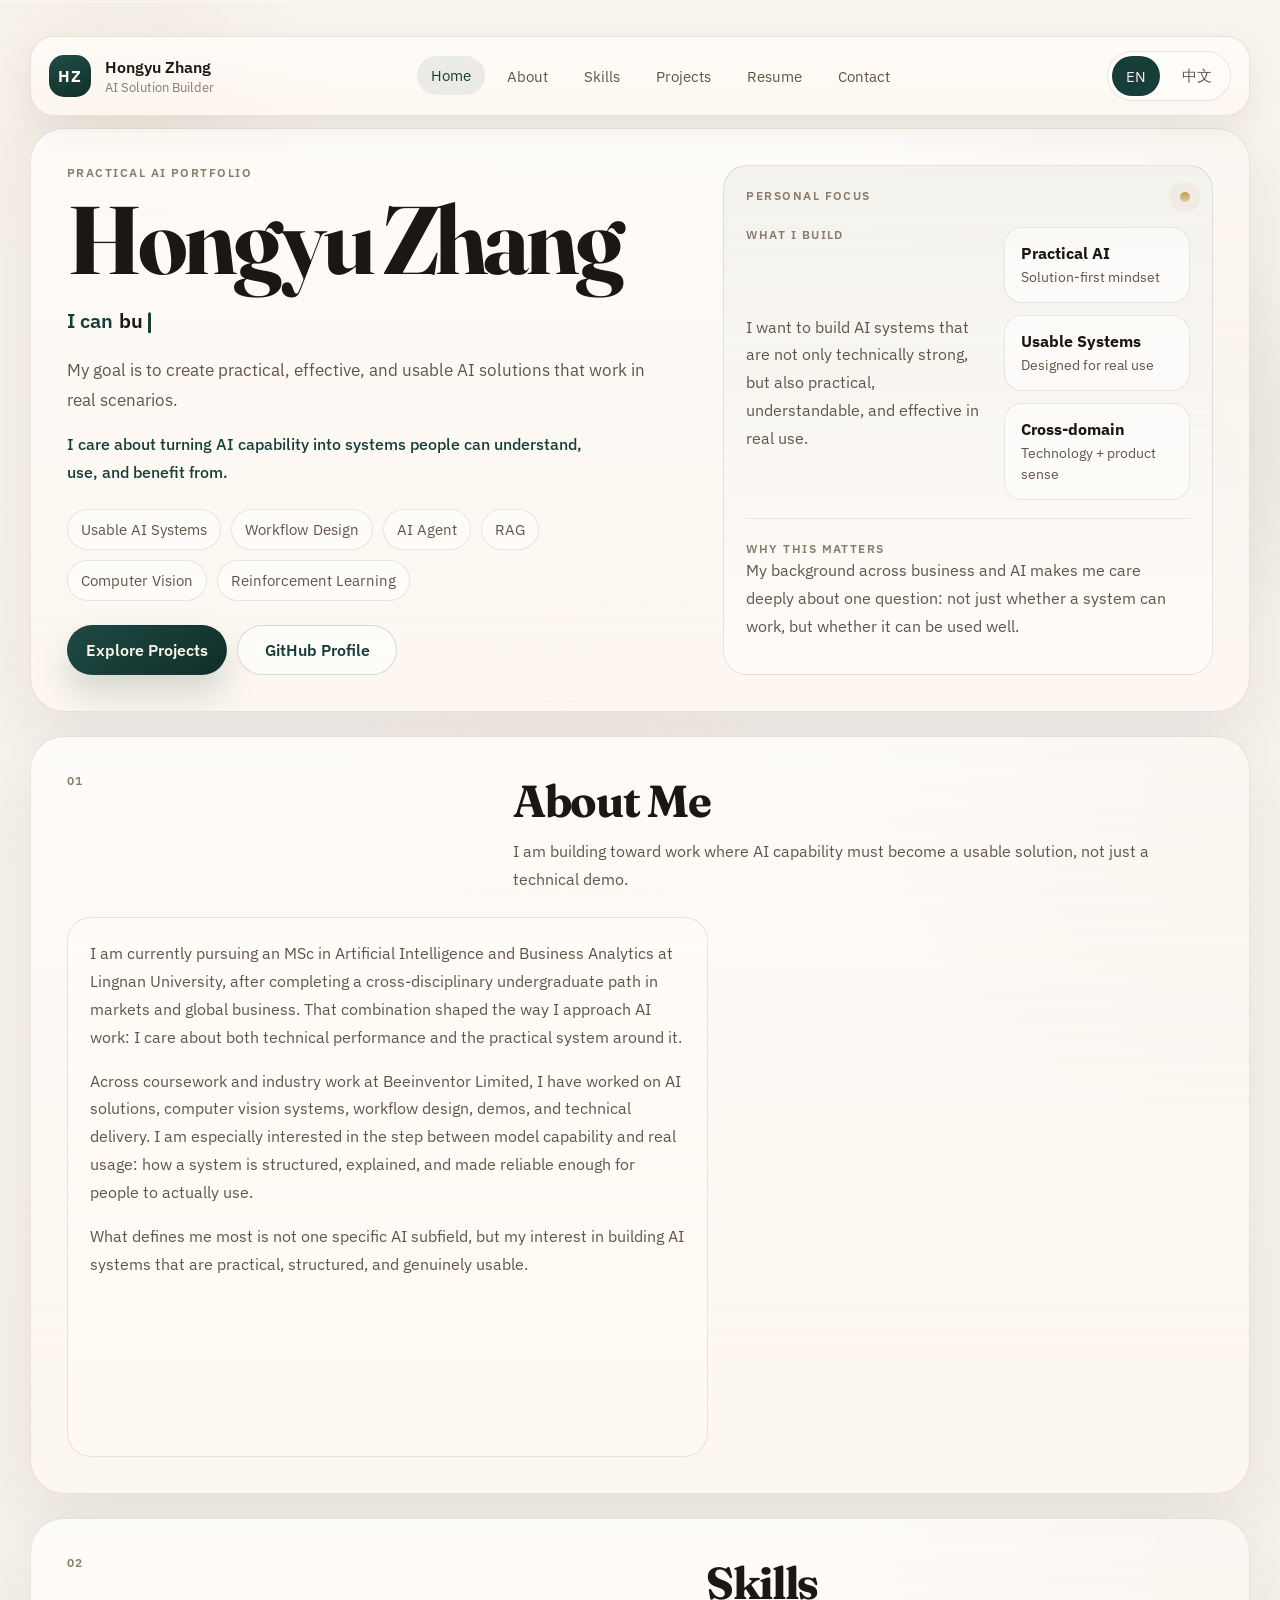
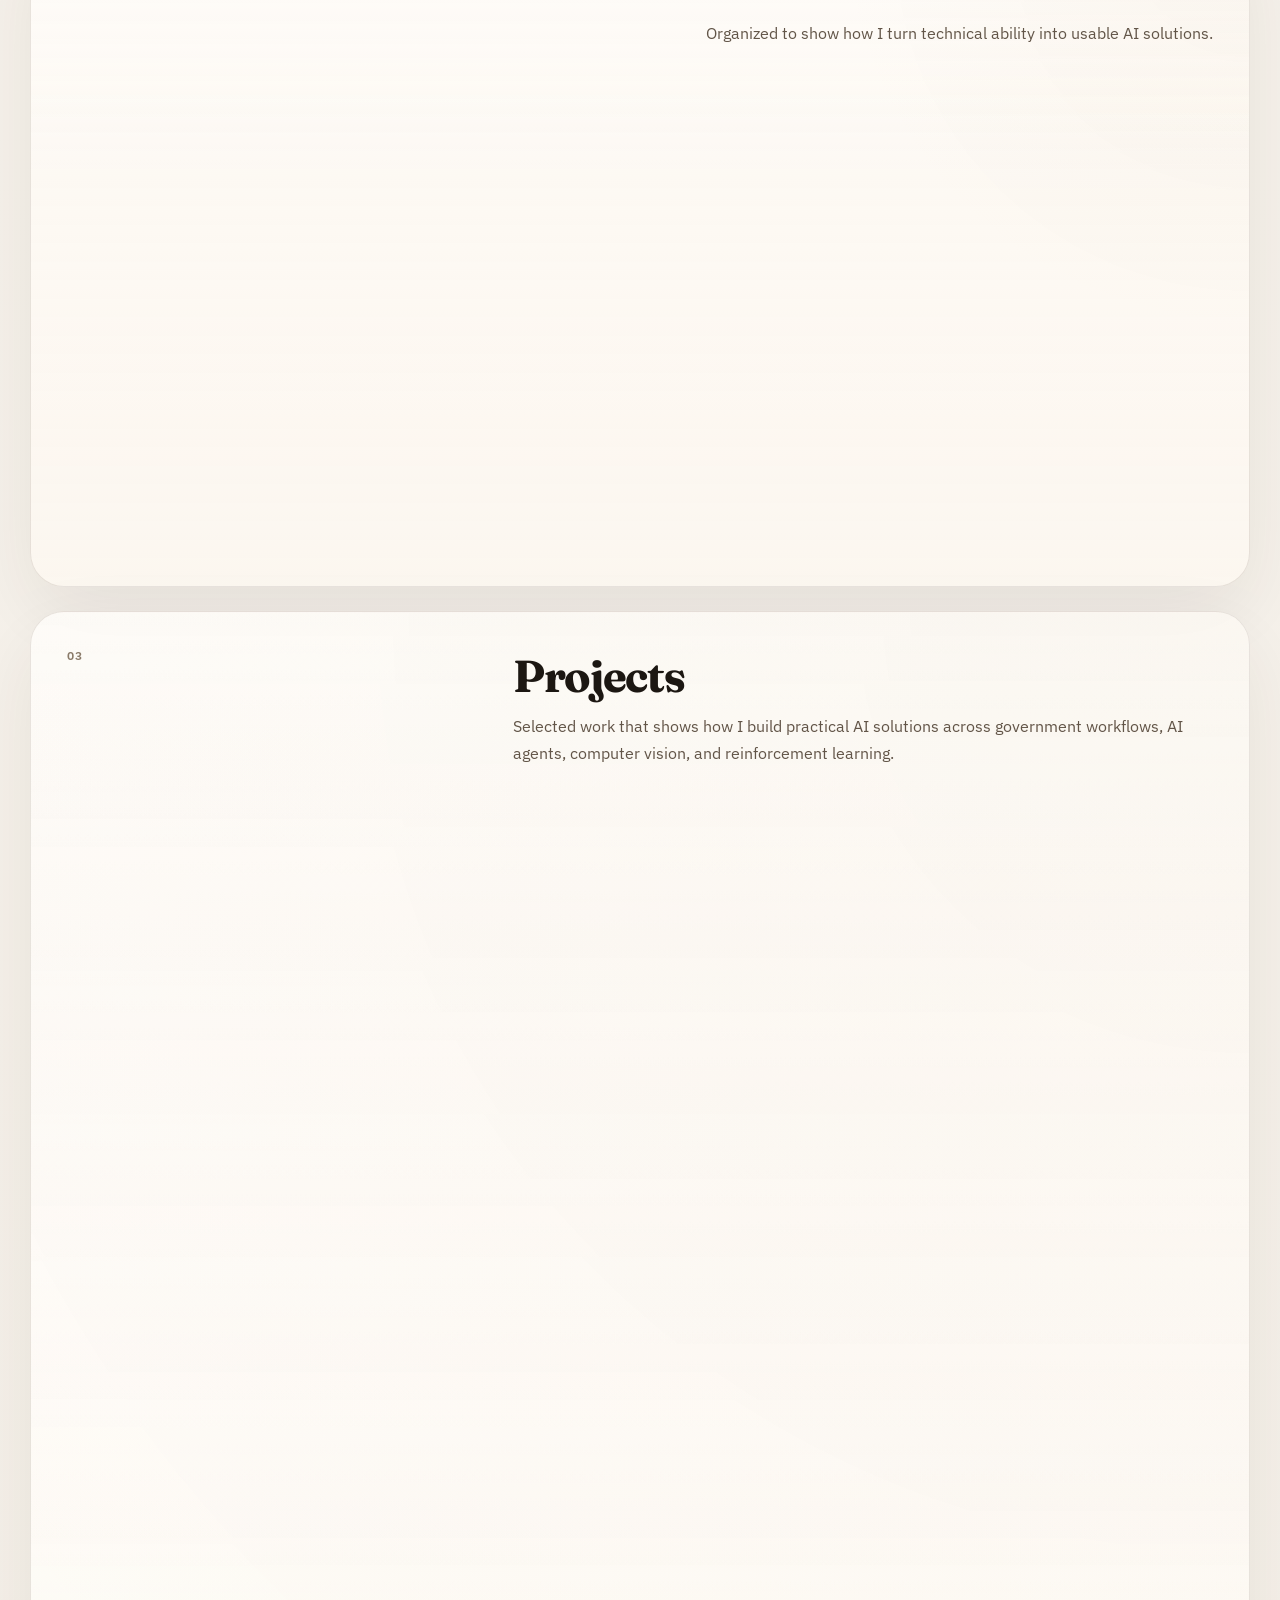
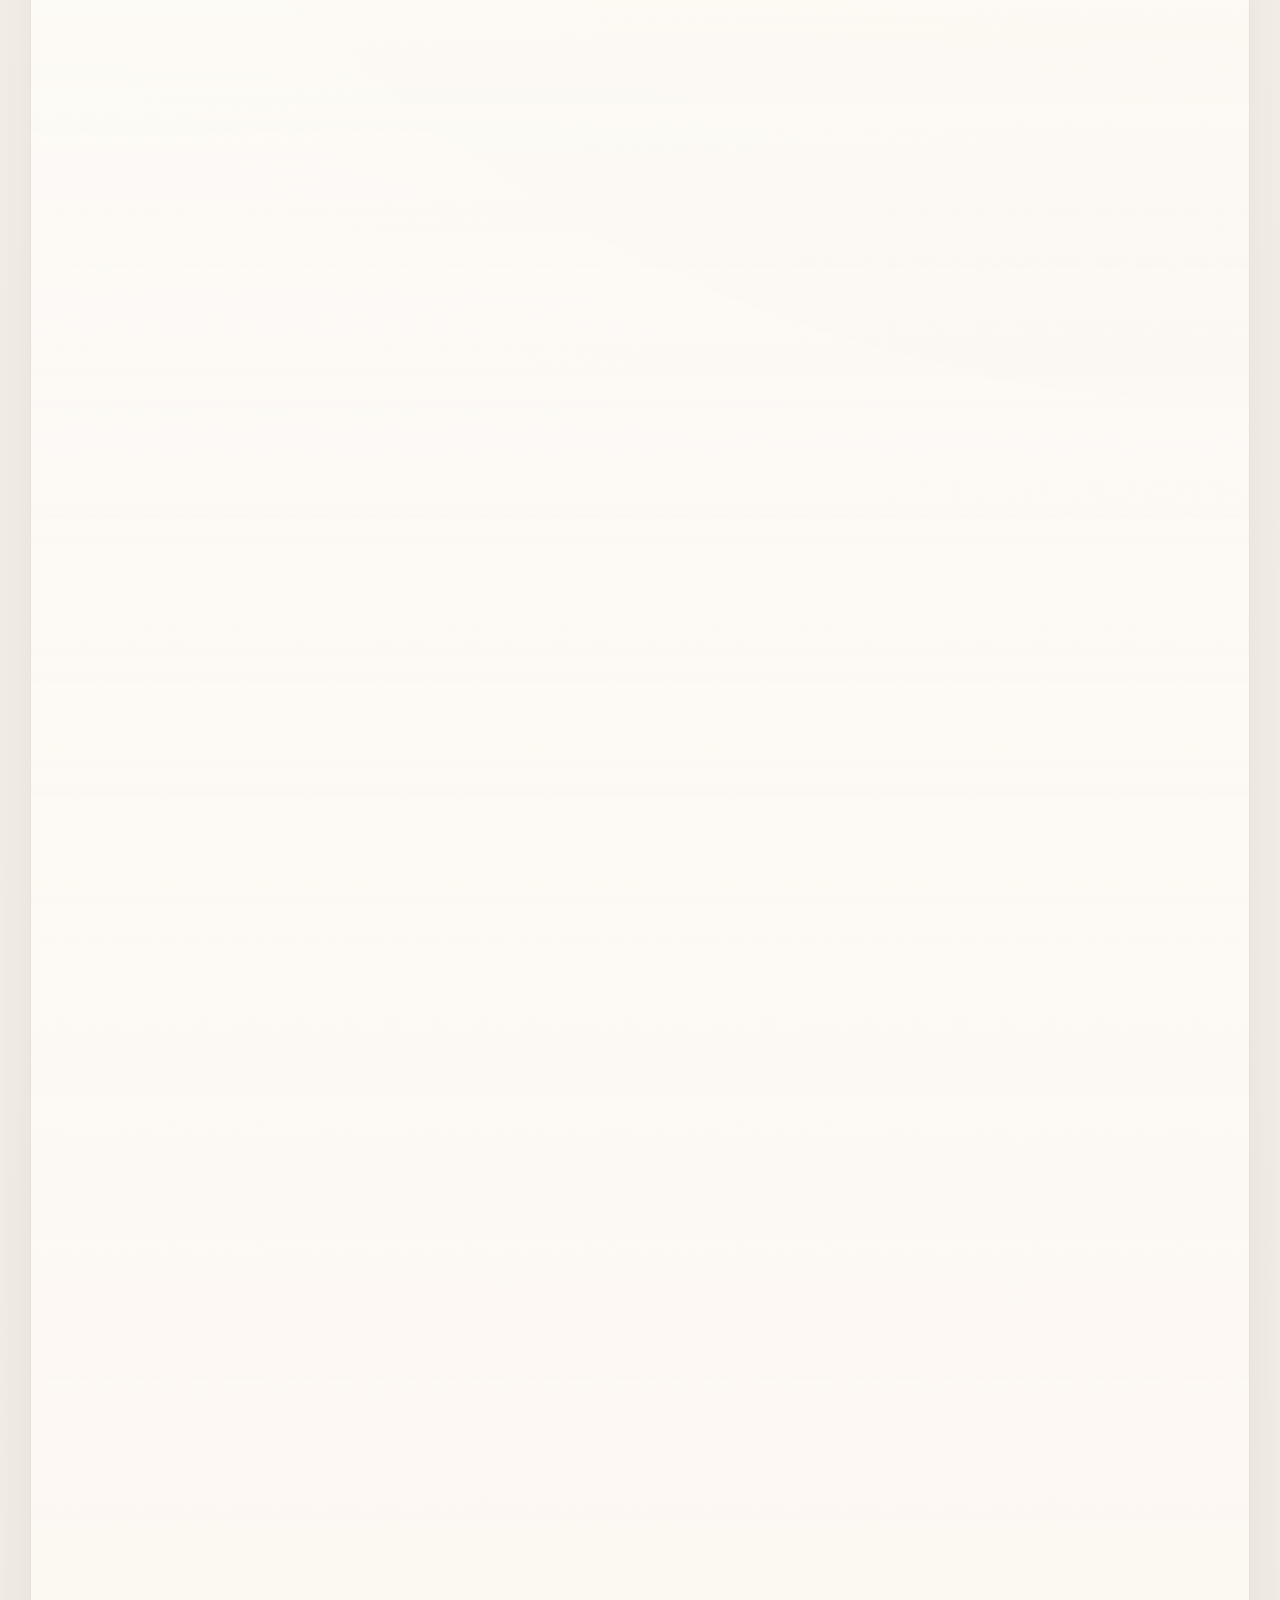
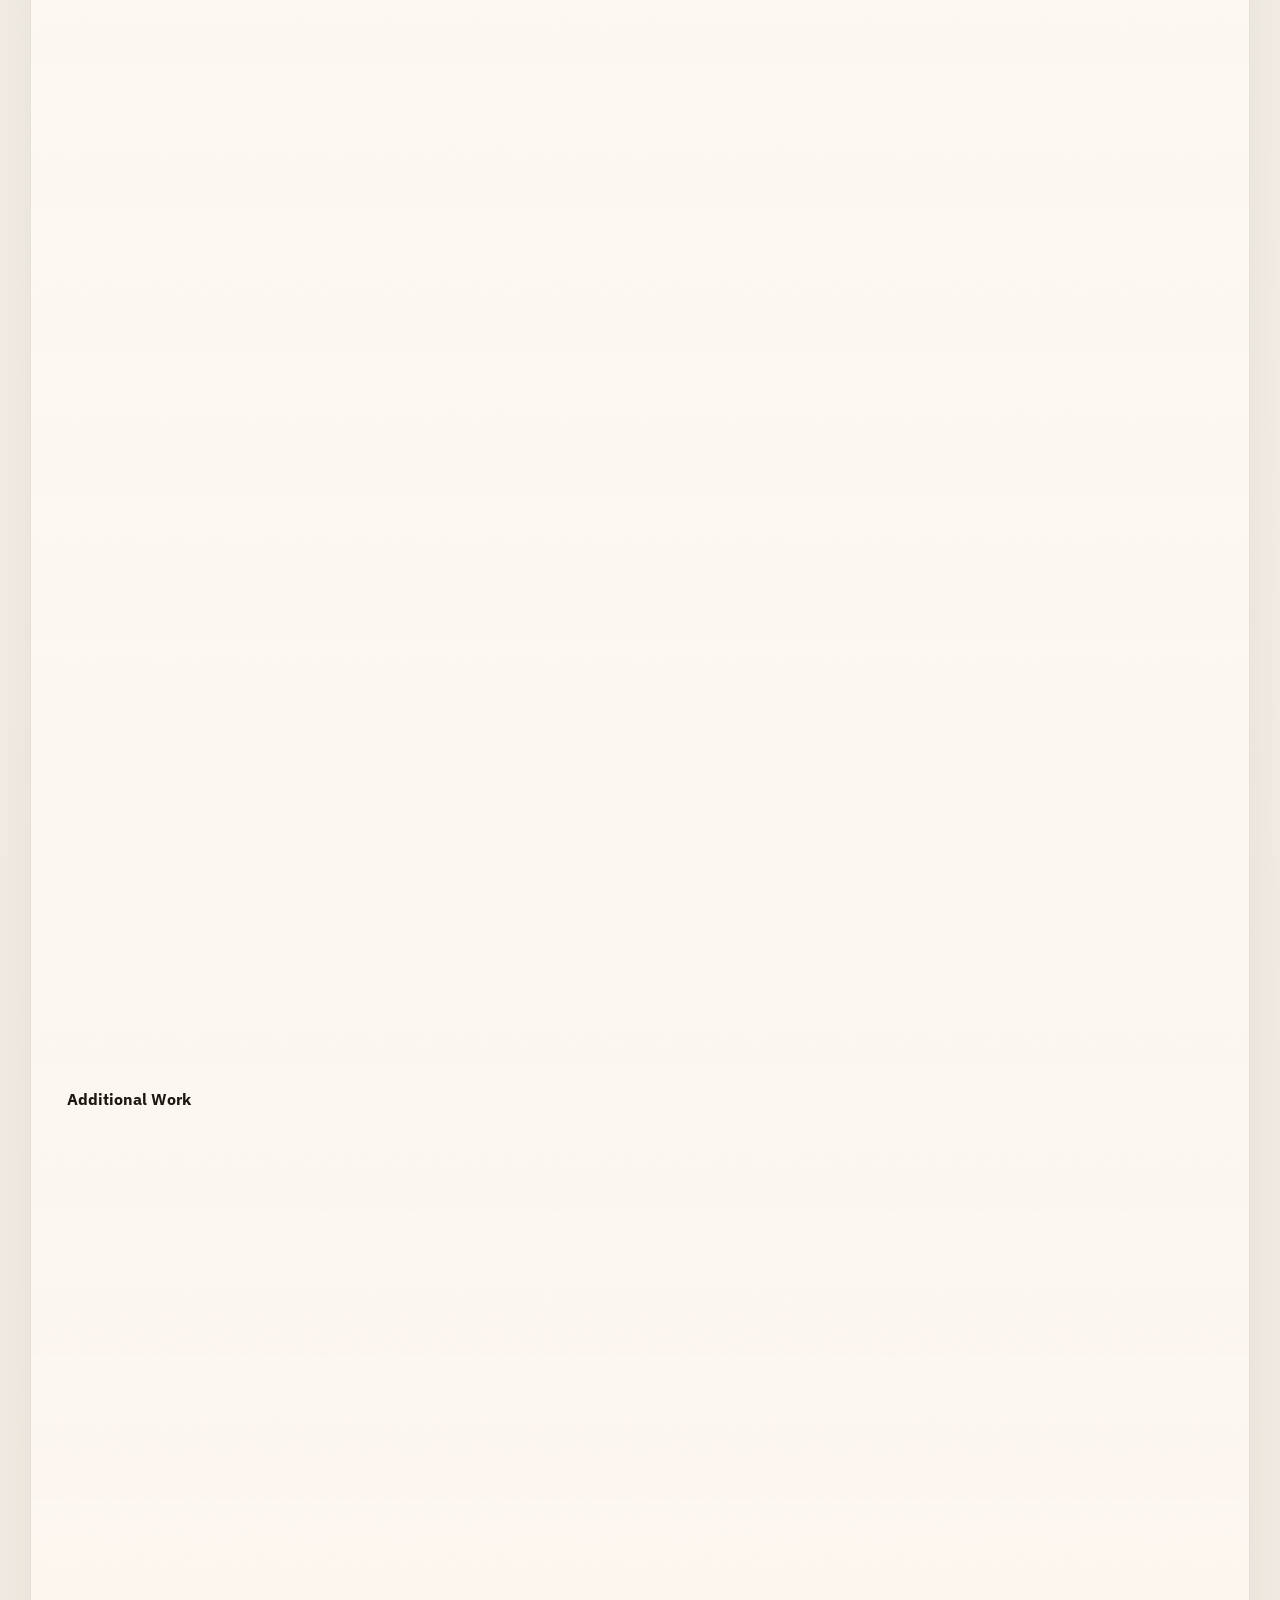
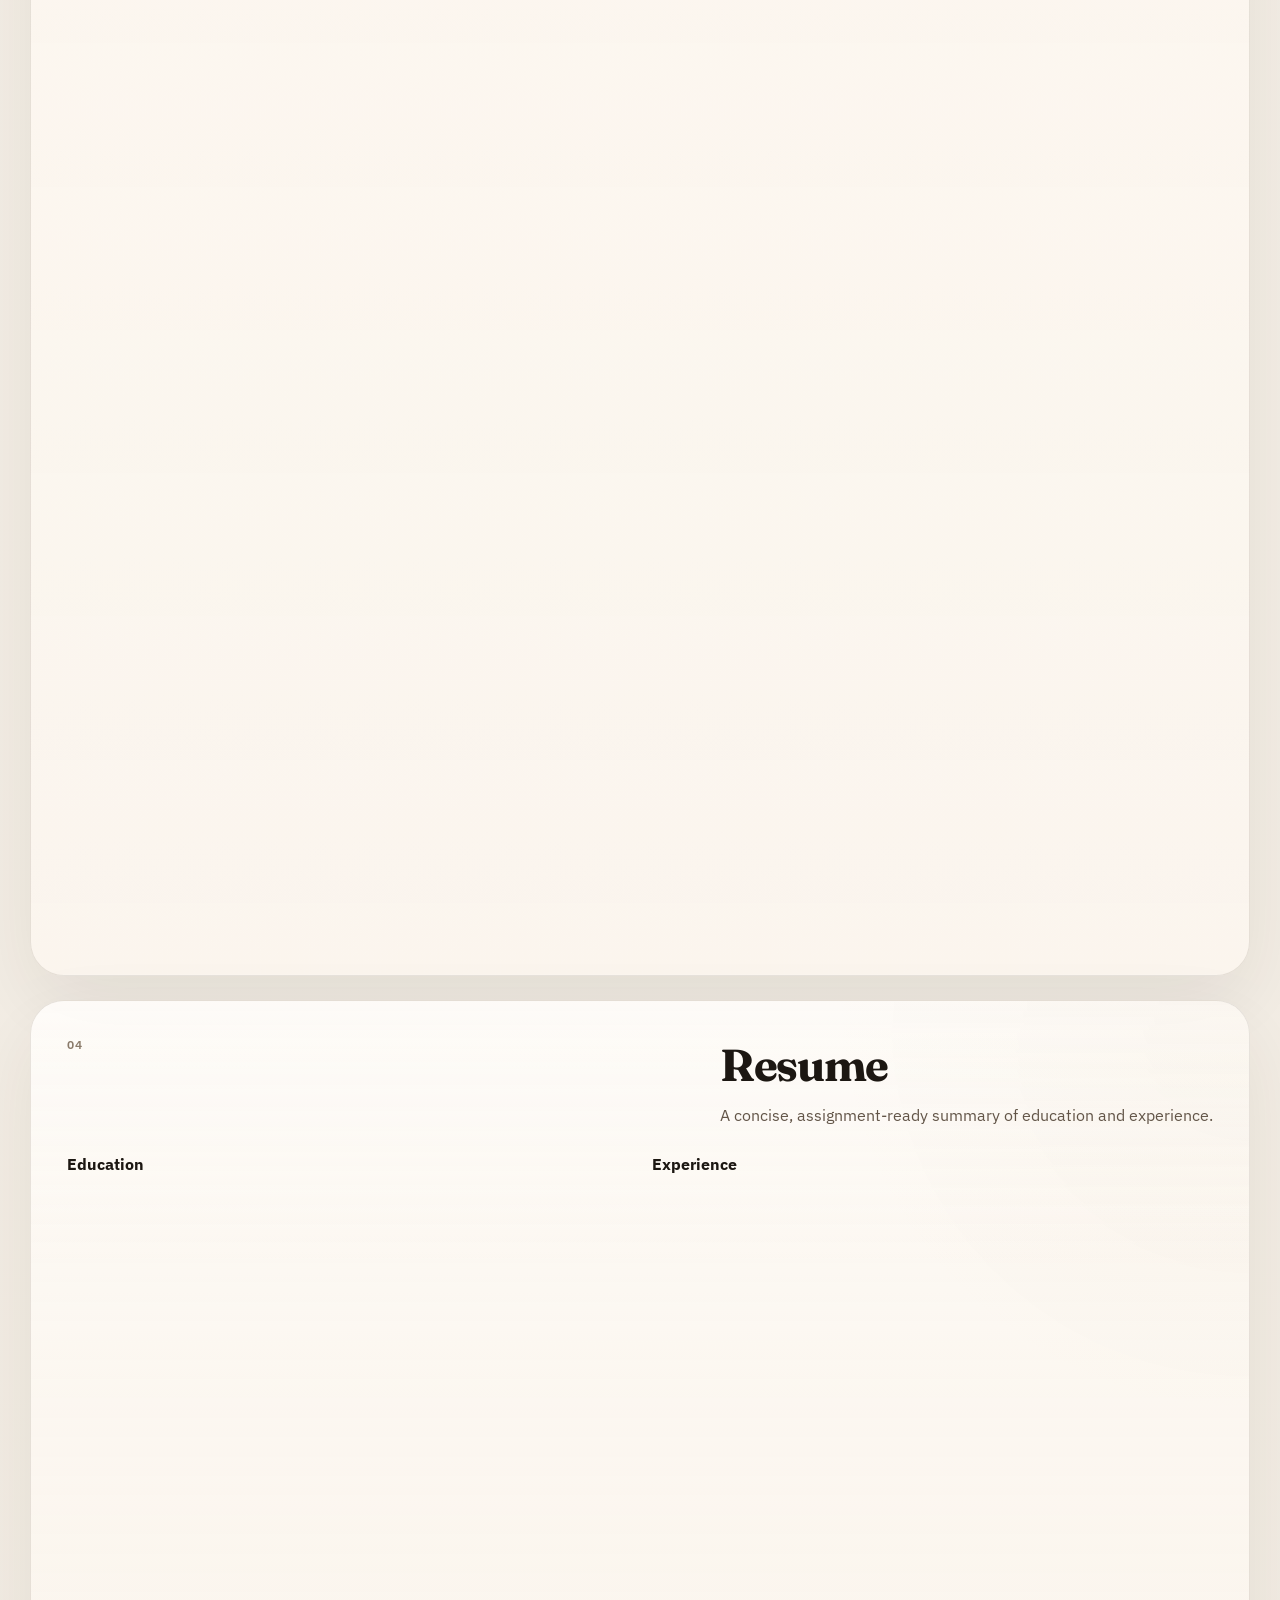
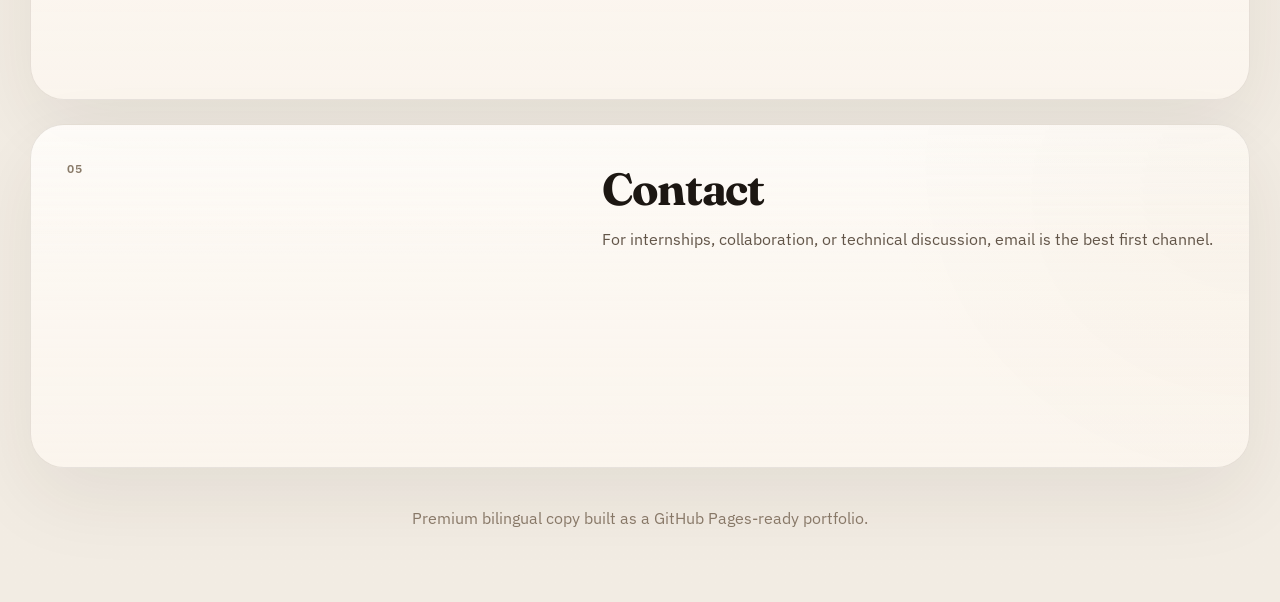
<file: index.html>
<!DOCTYPE html>
<html lang="en">
<head>
  <meta charset="UTF-8">
  <meta name="viewport" content="width=device-width, initial-scale=1.0">
  <meta name="description" content="Premium portfolio copy for Hongyu Zhang, focused on building practical, effective, and usable AI solutions across workflow systems, computer vision, and reinforcement learning.">
  <title>Hongyu Zhang | AI Solution Builder</title>
  <link rel="preconnect" href="https://fonts.googleapis.com">
  <link rel="preconnect" href="https://fonts.gstatic.com" crossorigin>
  <link href="https://fonts.googleapis.com/css2?family=Fraunces:opsz,wght@9..144,500;9..144,600&family=IBM+Plex+Sans:wght@400;500;600;700&display=swap" rel="stylesheet">
  <link rel="stylesheet" href="styles.css">
</head>
<body>
  <div class="ambient-shell" aria-hidden="true">
    <div class="ambient-orb orb-a"></div>
    <div class="ambient-orb orb-b"></div>
    <div class="ambient-orb orb-c"></div>
    <div class="ambient-grid"></div>
  </div>
  <div class="scroll-progress" aria-hidden="true">
    <span id="scroll-progress-bar"></span>
  </div>

  <div class="page-shell">
    <header class="topbar interactive-panel" data-glow>
      <a class="brand" href="#home">
        <span class="brand-mark">HZ</span>
        <span class="brand-copy">
          <span class="brand-name">Hongyu Zhang</span>
          <span class="brand-role" id="brand-role"></span>
        </span>
      </a>
      <nav class="topnav" id="topnav" aria-label="Primary"></nav>
      <div class="lang-switch" aria-label="Language switch">
        <button class="lang-button is-active" type="button" data-lang="en">EN</button>
        <button class="lang-button" type="button" data-lang="zh">中文</button>
      </div>
    </header>

    <main>
      <section class="hero section-shell" id="home">
        <div class="hero-grid">
          <div class="hero-copy">
            <p class="eyebrow reveal-item" data-reveal style="--reveal-delay: 0ms;" id="hero-eyebrow"></p>
            <h1 class="hero-title reveal-item" data-reveal style="--reveal-delay: 80ms;" id="hero-title"></h1>
            <p class="hero-typewriter reveal-item" data-reveal style="--reveal-delay: 140ms;">
              <span class="typewriter-prefix" id="hero-typing-prefix"></span>
              <span class="typewriter-phrase" id="hero-typing-phrase"></span>
              <span class="typewriter-caret" id="hero-typing-caret" aria-hidden="true"></span>
            </p>
            <p class="hero-summary reveal-item" data-reveal style="--reveal-delay: 220ms;" id="hero-summary"></p>
            <p class="hero-signature reveal-item" data-reveal style="--reveal-delay: 280ms;" id="hero-signature"></p>
            <div class="hero-tags reveal-item" data-reveal style="--reveal-delay: 340ms;" id="hero-tags"></div>
            <div class="hero-actions reveal-item" data-reveal style="--reveal-delay: 400ms;" id="hero-actions"></div>
          </div>

          <aside class="hero-stage interactive-panel reveal-item" data-glow data-reveal style="--reveal-delay: 180ms;">
            <div class="hero-stage-topline">
              <span class="stage-kicker" id="hero-stage-kicker"></span>
              <span class="stage-accent-dot"></span>
            </div>
            <div class="hero-stage-panel">
              <div class="hero-stage-copy">
                <span class="micro-label" id="hero-angle-label"></span>
                <p class="hero-angle" id="hero-angle"></p>
              </div>
              <div class="hero-metrics" id="hero-metrics"></div>
            </div>
            <div class="micro-story">
              <span class="micro-label" id="hero-story-label"></span>
              <p id="hero-story"></p>
            </div>
          </aside>
        </div>
      </section>

      <section class="section-shell" id="about">
        <div class="section-heading">
          <p class="section-index">01</p>
          <div>
            <h2 id="about-heading"></h2>
            <p class="section-lead" id="about-lead"></p>
          </div>
        </div>
        <div class="about-grid">
          <div class="story-column interactive-panel" data-glow>
            <div class="rich-copy" id="about-body"></div>
          </div>
          <div class="info-stack">
            <article class="info-card interactive-panel" data-glow data-reveal>
              <h3 id="about-education-title"></h3>
              <div id="about-education"></div>
            </article>
            <article class="info-card interactive-panel" data-glow data-reveal>
              <h3 id="about-strengths-title"></h3>
              <ul class="bullet-list" id="about-strengths"></ul>
            </article>
          </div>
        </div>
      </section>

      <section class="section-shell" id="skills">
        <div class="section-heading">
          <p class="section-index">02</p>
          <div>
            <h2 id="skills-heading"></h2>
            <p class="section-lead" id="skills-lead"></p>
          </div>
        </div>
        <div class="skill-grid" id="skills-grid"></div>
      </section>

      <section class="section-shell" id="projects">
        <div class="section-heading">
          <p class="section-index">03</p>
          <div>
            <h2 id="projects-heading"></h2>
            <p class="section-lead" id="projects-lead"></p>
          </div>
        </div>
        <div class="featured-projects" id="featured-projects"></div>
        <div class="project-subsection">
          <h3 id="supplementary-heading"></h3>
          <div id="supplementary-projects"></div>
        </div>
        <div class="project-page-cta reveal-item" id="project-page-cta" data-reveal></div>
      </section>

      <section class="section-shell" id="resume">
        <div class="section-heading">
          <p class="section-index">04</p>
          <div>
            <h2 id="resume-heading"></h2>
            <p class="section-lead" id="resume-lead"></p>
          </div>
        </div>
        <div class="resume-grid">
          <div class="resume-column">
            <h3 id="resume-education-heading"></h3>
            <div class="timeline" id="resume-education"></div>
          </div>
          <div class="resume-column">
            <h3 id="resume-experience-heading"></h3>
            <div class="timeline" id="resume-experience"></div>
          </div>
        </div>
      </section>

      <section class="section-shell" id="contact">
        <div class="section-heading">
          <p class="section-index">05</p>
          <div>
            <h2 id="contact-heading"></h2>
            <p class="section-lead" id="contact-lead"></p>
          </div>
        </div>
        <div class="contact-grid">
          <article class="contact-card interactive-panel" data-glow data-reveal>
            <h3 id="contact-primary-heading"></h3>
            <div id="contact-primary"></div>
          </article>
          <article class="contact-card interactive-panel" data-glow data-reveal>
            <h3 id="contact-note-heading"></h3>
            <p id="contact-note"></p>
          </article>
        </div>
      </section>
    </main>

    <footer class="footer">
      <p id="footer-text"></p>
    </footer>
  </div>

  <script src="script.js"></script>
</body>
</html>
</file>
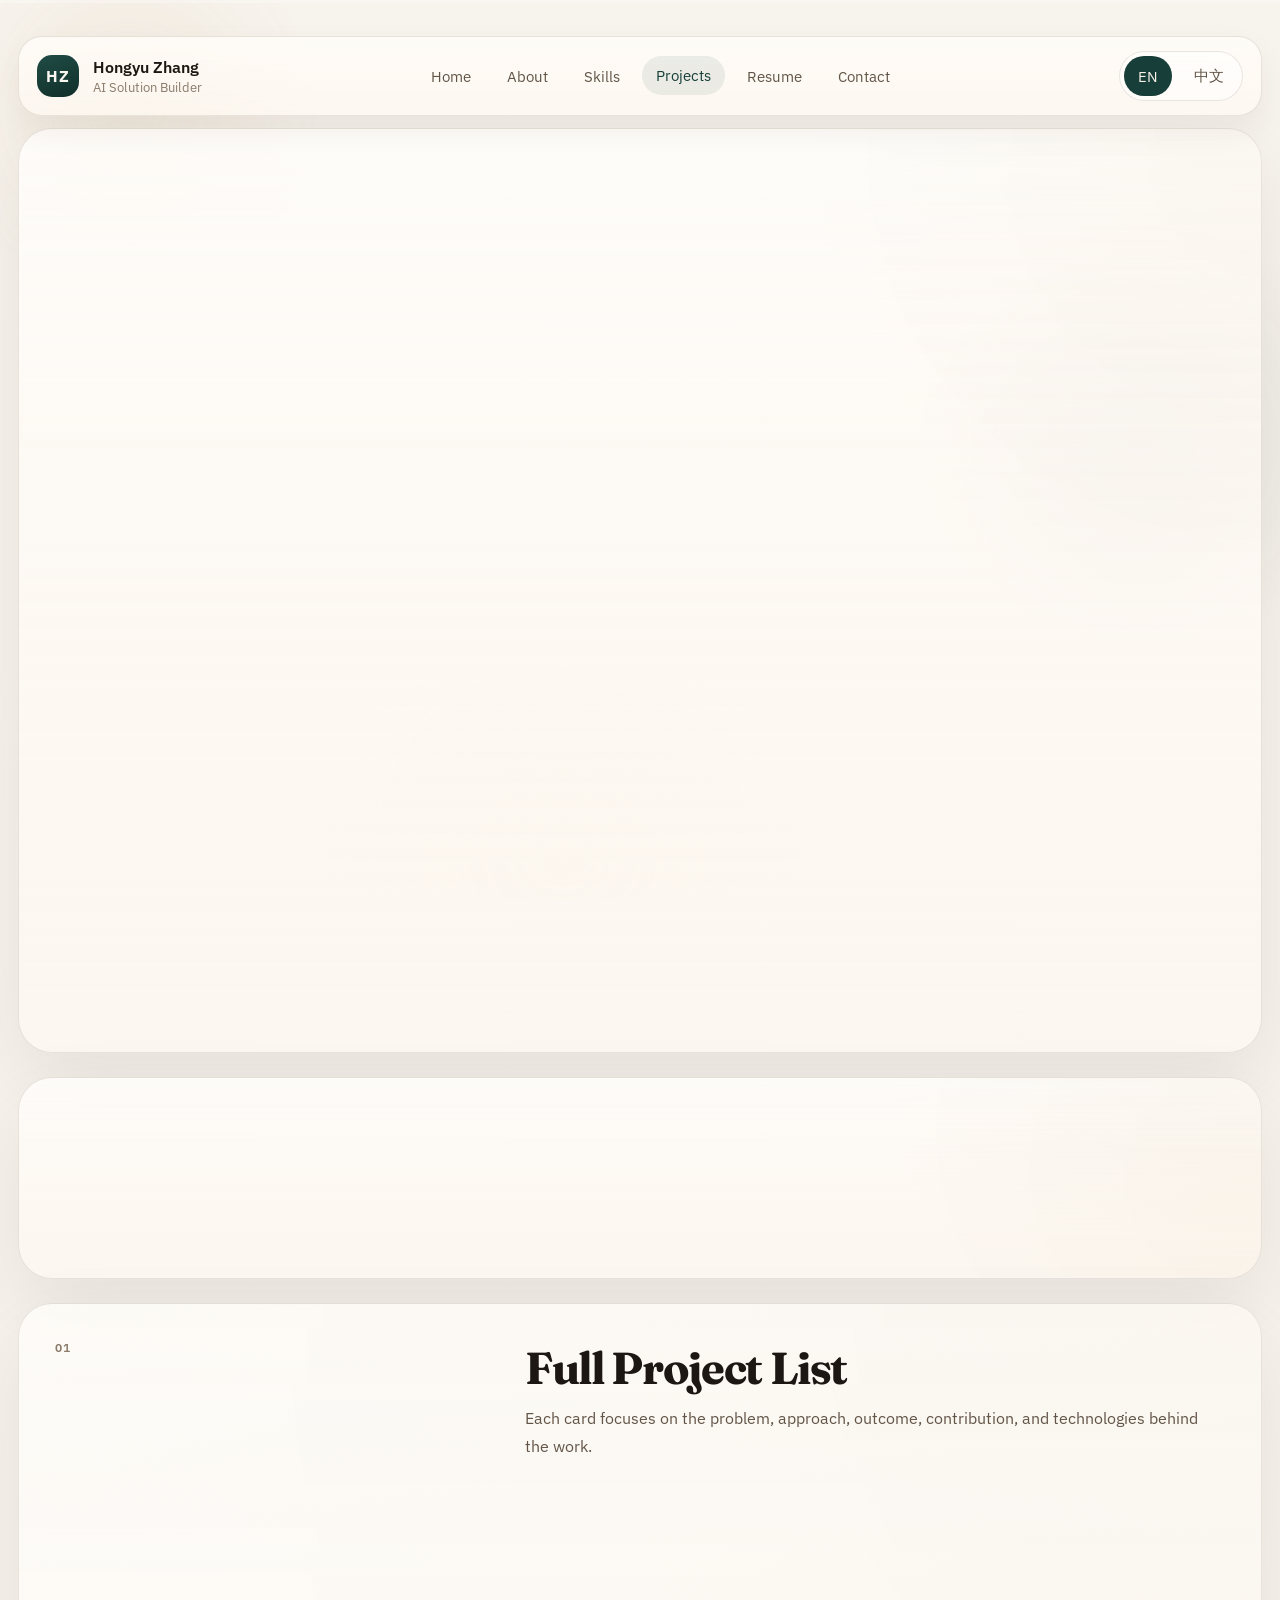
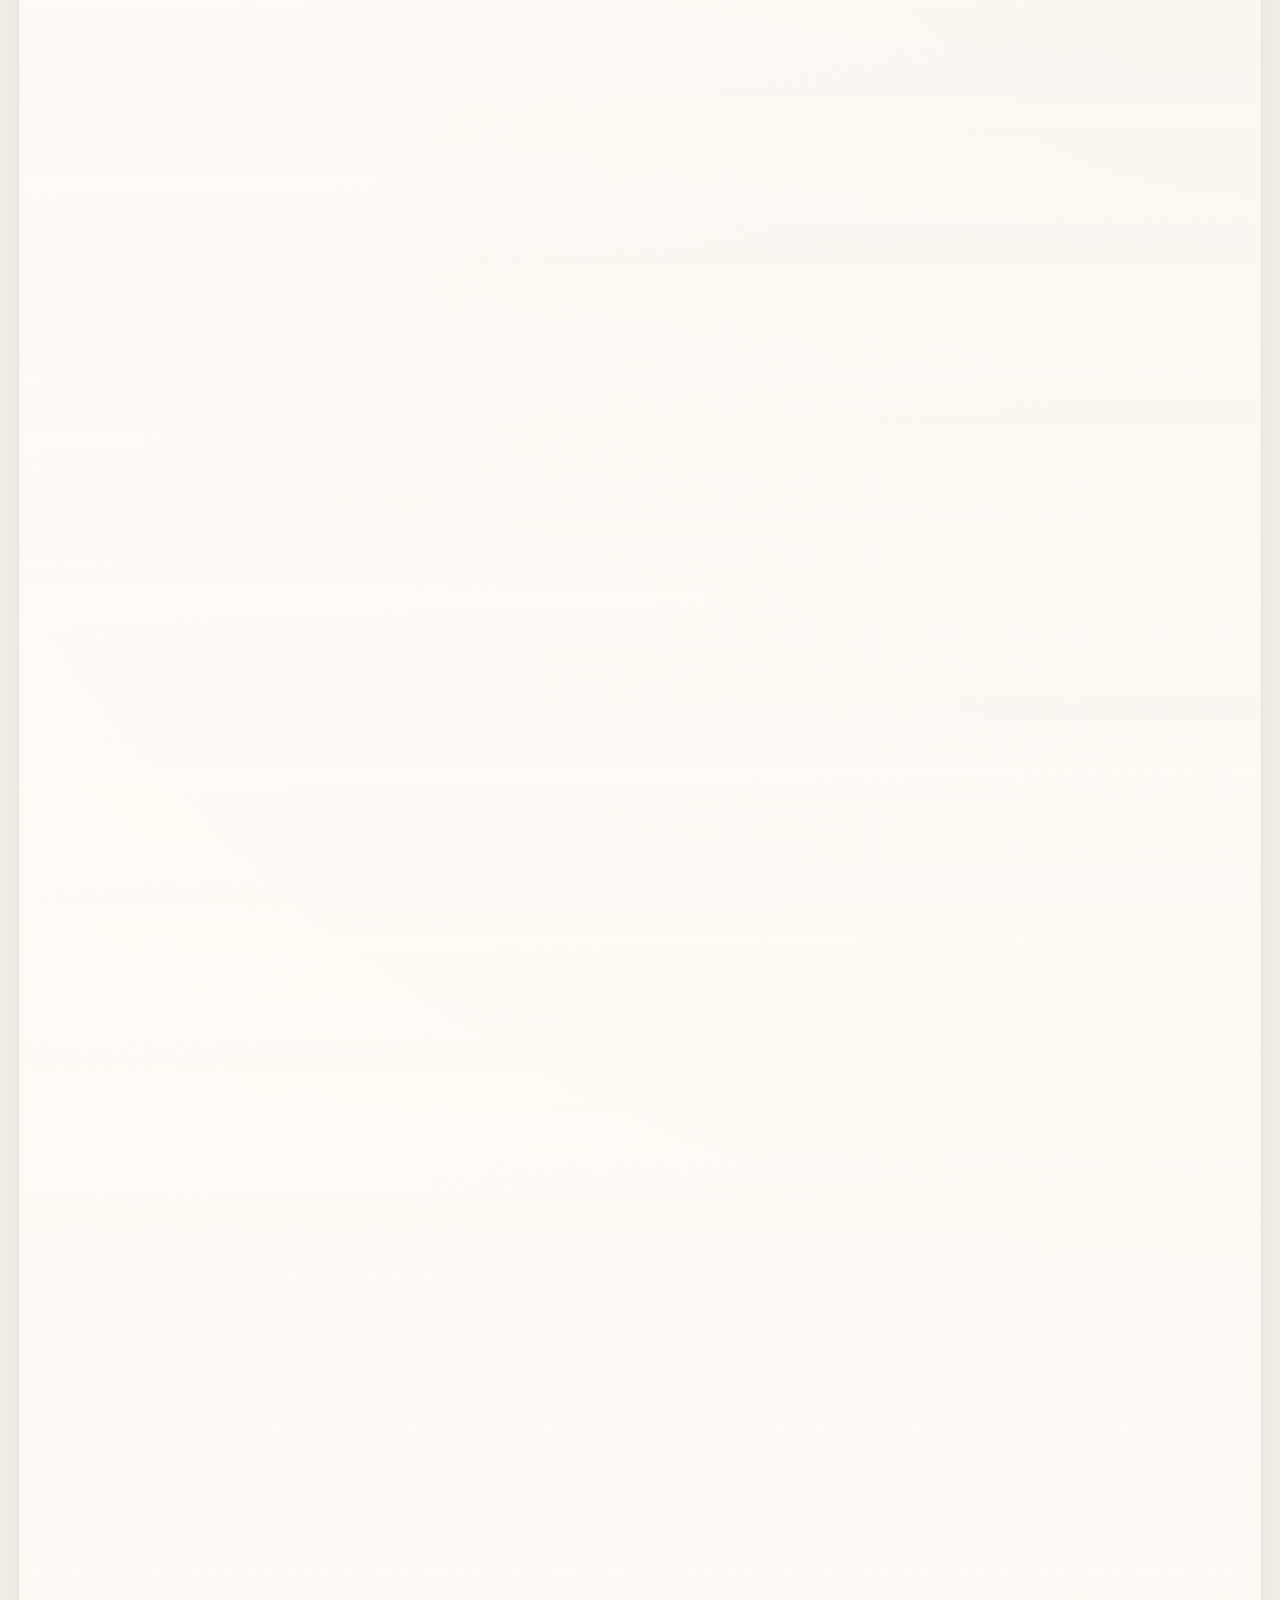
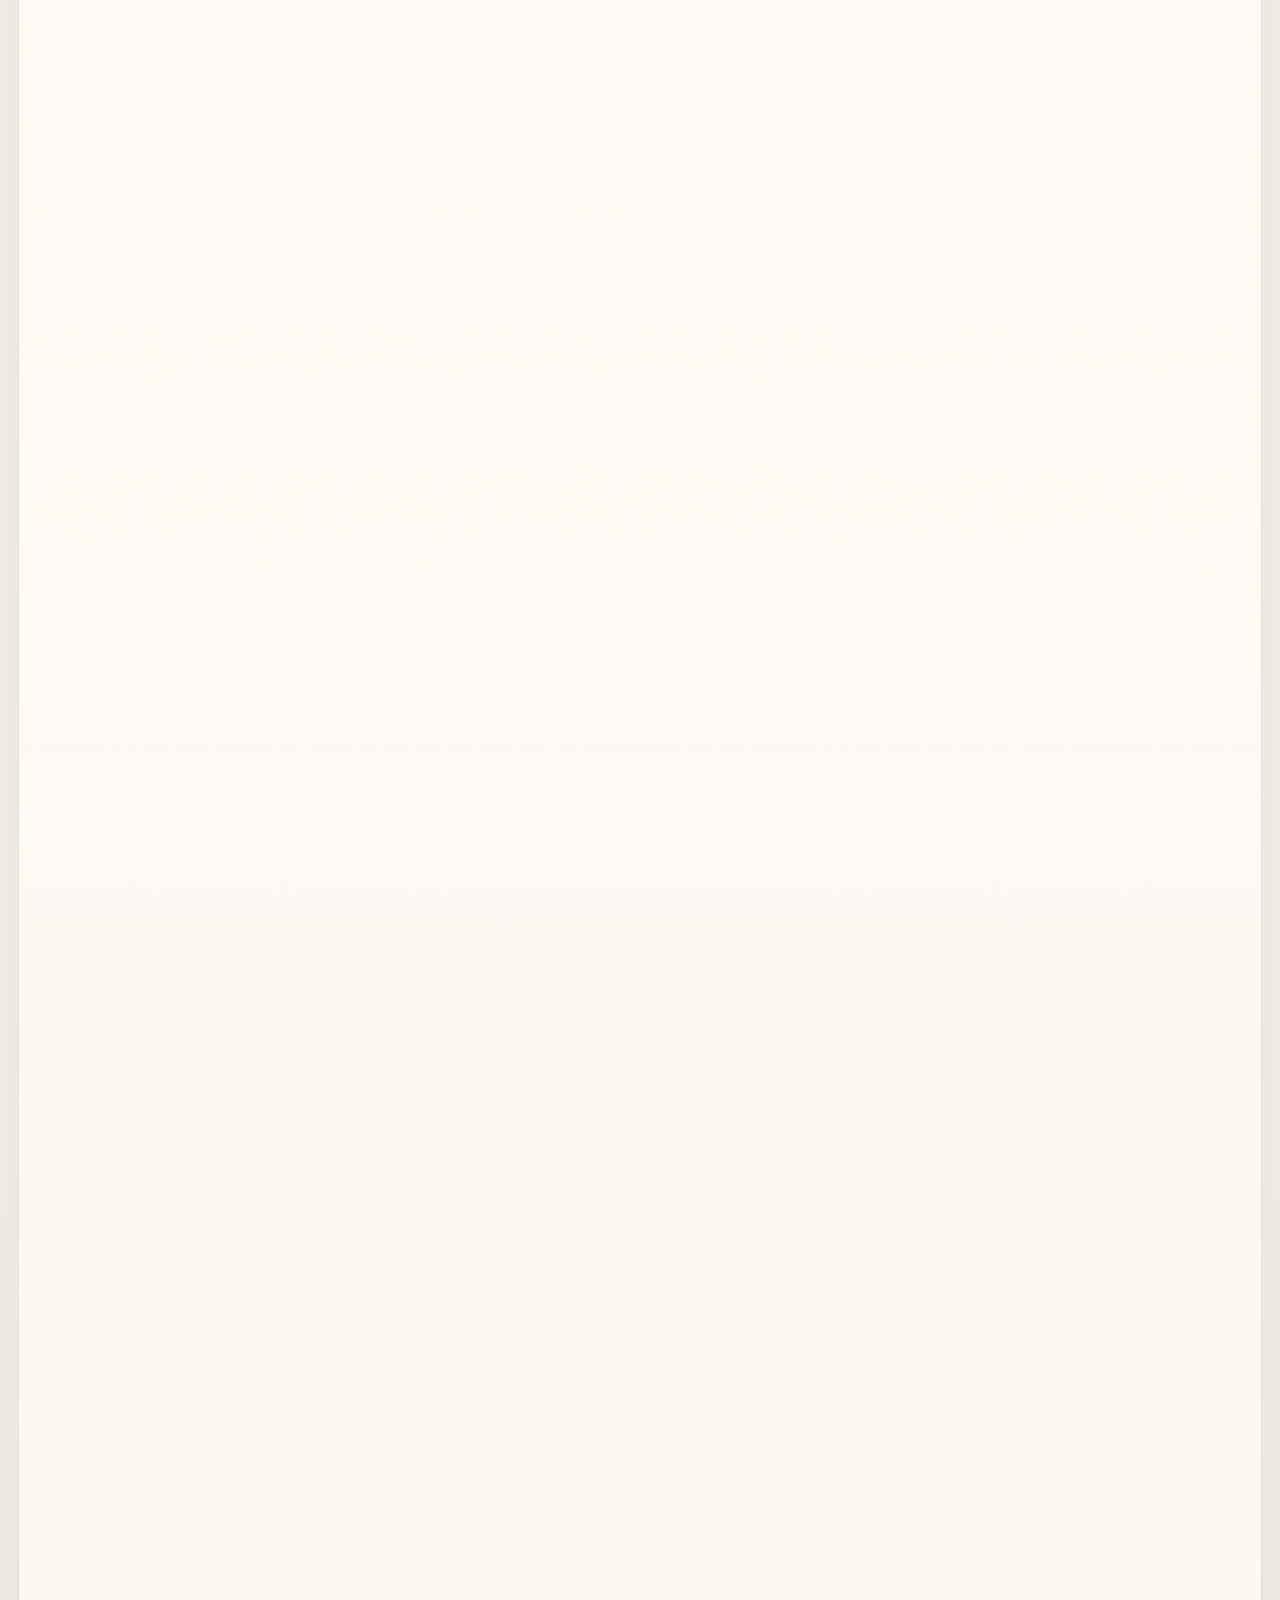
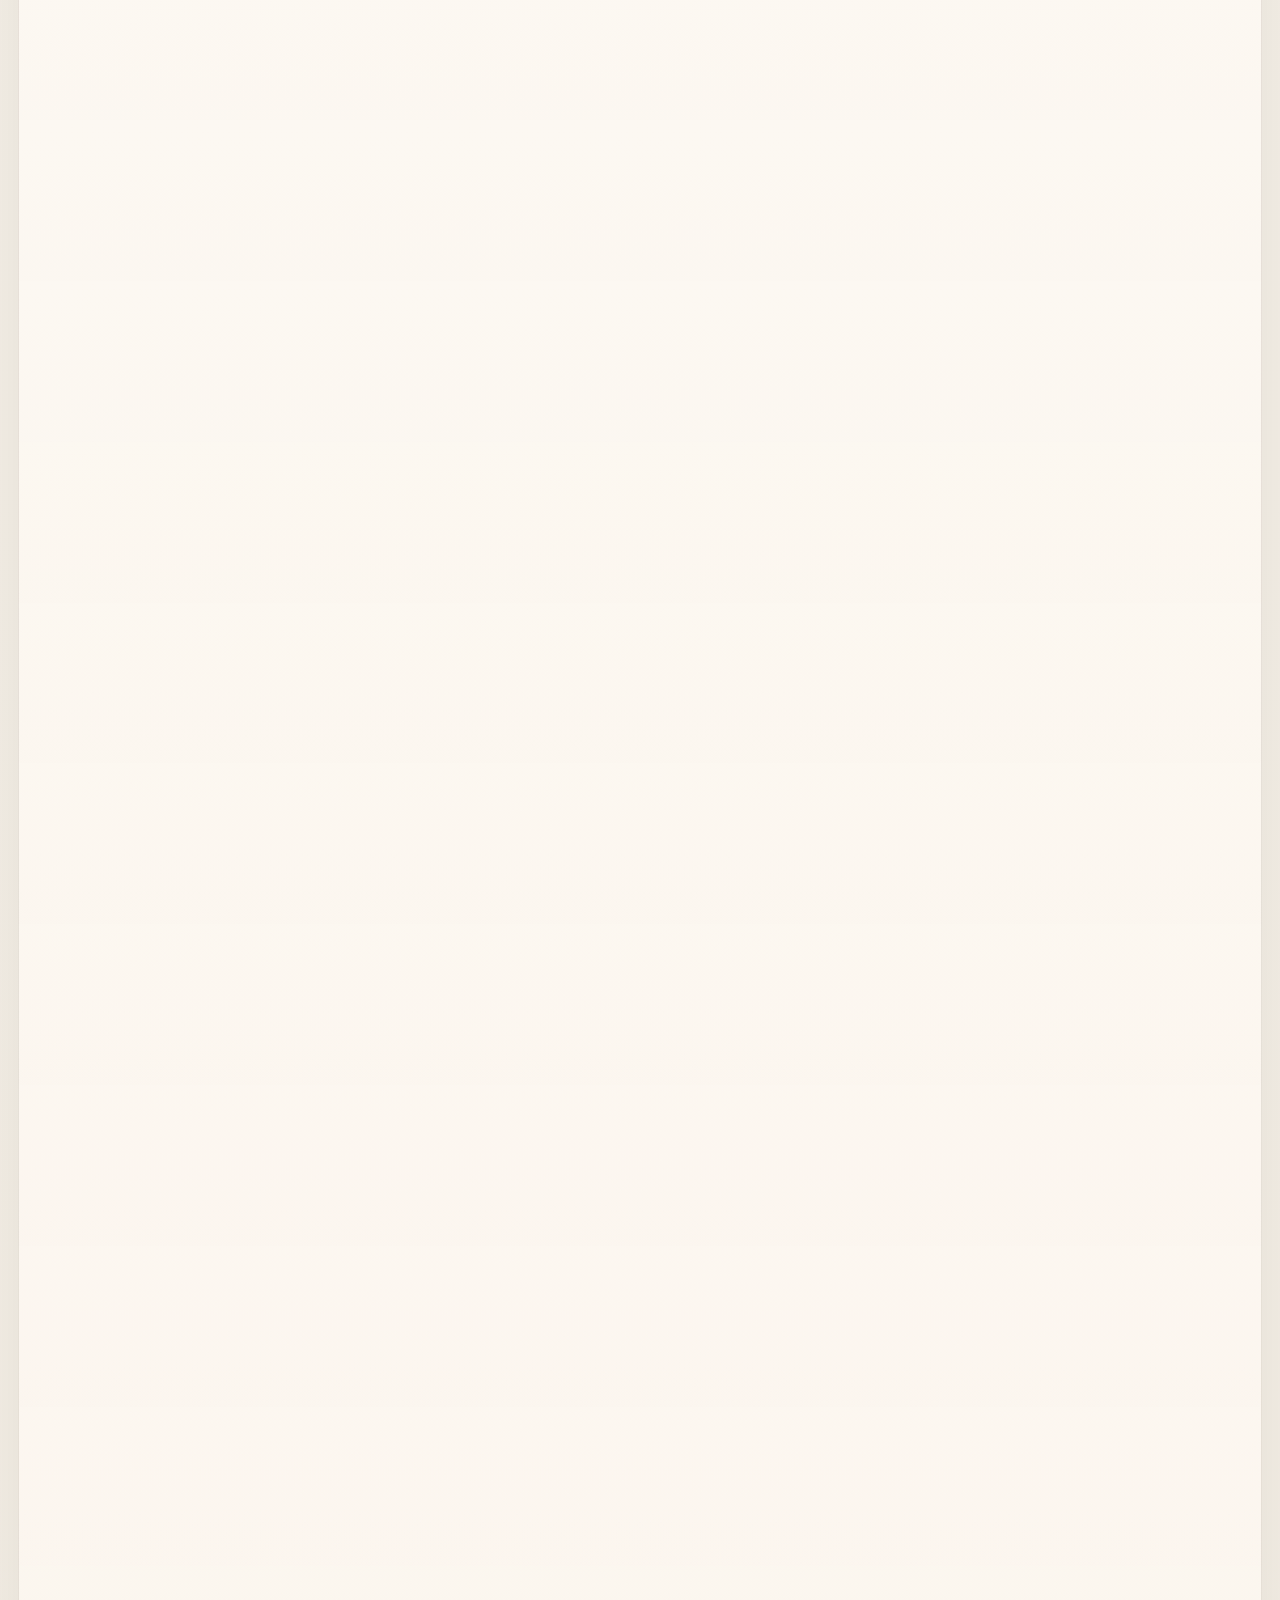
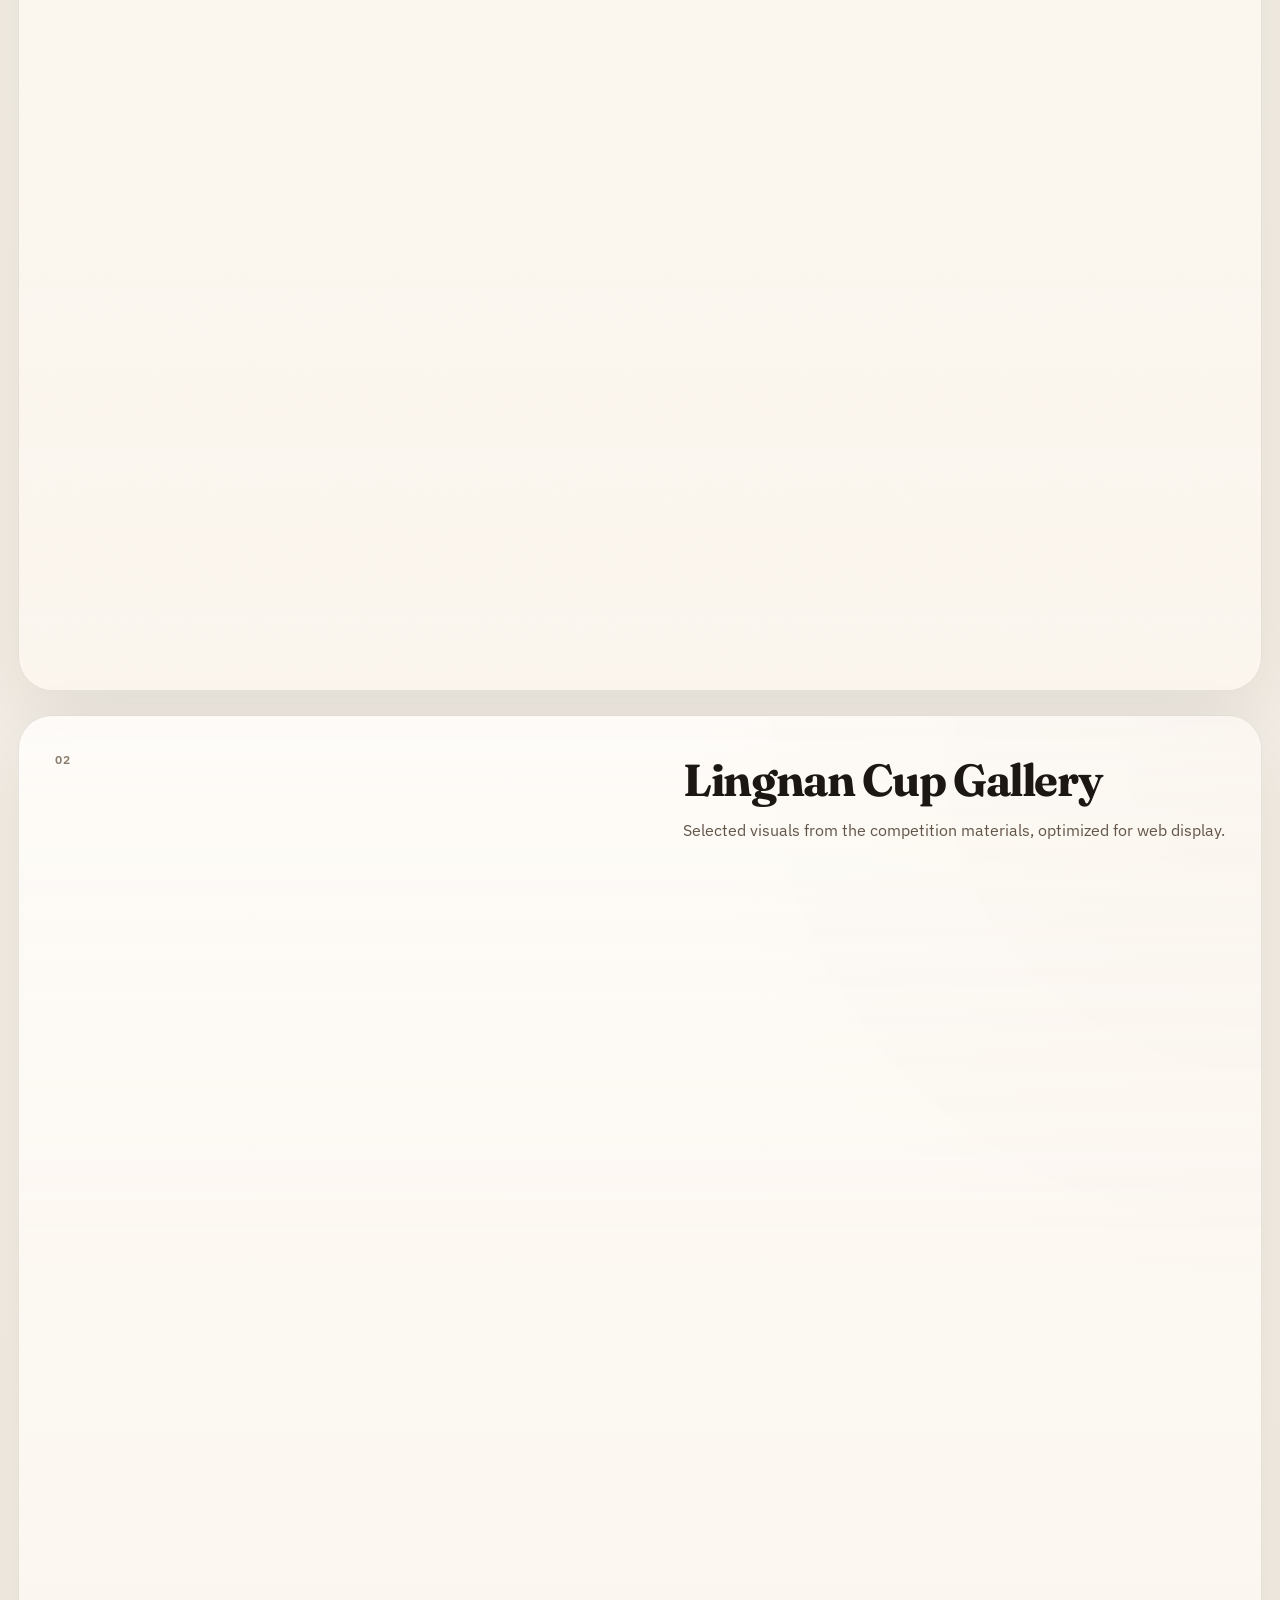
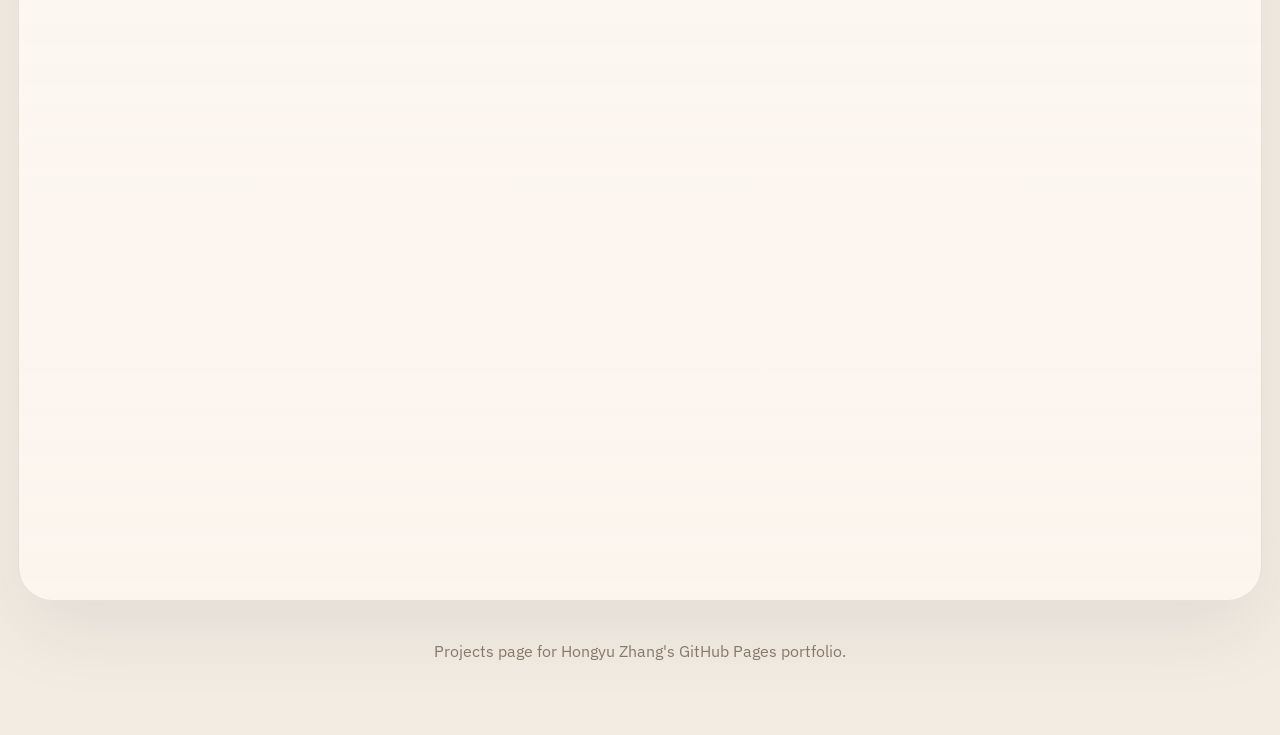
<file: projects.html>
<!DOCTYPE html>
<html lang="en">
<head>
  <meta charset="UTF-8">
  <meta name="viewport" content="width=device-width, initial-scale=1.0">
  <meta name="description" content="Projects and achievements by Hongyu Zhang, including Lingnan Cup award work, AI workflow systems, computer vision, reinforcement learning, and applied AI delivery.">
  <title>Projects & Achievements | Hongyu Zhang</title>
  <link rel="preconnect" href="https://fonts.googleapis.com">
  <link rel="preconnect" href="https://fonts.gstatic.com" crossorigin>
  <link href="https://fonts.googleapis.com/css2?family=Fraunces:opsz,wght@9..144,500;9..144,600&family=IBM+Plex+Sans:wght@400;500;600;700&display=swap" rel="stylesheet">
  <link rel="stylesheet" href="styles.css">
</head>
<body>
  <div class="ambient-shell" aria-hidden="true">
    <div class="ambient-orb orb-a"></div>
    <div class="ambient-orb orb-b"></div>
    <div class="ambient-orb orb-c"></div>
    <div class="ambient-grid"></div>
  </div>
  <div class="scroll-progress" aria-hidden="true">
    <span id="scroll-progress-bar"></span>
  </div>

  <div class="page-shell projects-page-shell">
    <header class="topbar interactive-panel" data-glow>
      <a class="brand" href="index.html#home">
        <span class="brand-mark">HZ</span>
        <span class="brand-copy">
          <span class="brand-name">Hongyu Zhang</span>
          <span class="brand-role" id="brand-role"></span>
        </span>
      </a>
      <nav class="topnav" id="topnav" aria-label="Primary"></nav>
      <div class="lang-switch" aria-label="Language switch">
        <button class="lang-button is-active" type="button" data-lang="en">EN</button>
        <button class="lang-button" type="button" data-lang="zh">中文</button>
      </div>
    </header>

    <main>
      <section class="projects-hero section-shell" id="projects-top">
        <div class="projects-hero-grid">
          <div class="projects-hero-copy">
            <a class="back-link reveal-item" data-reveal href="index.html#projects" id="back-link"></a>
            <p class="eyebrow reveal-item" data-reveal style="--reveal-delay: 30ms;" id="projects-eyebrow"></p>
            <h1 class="hero-title reveal-item" data-reveal style="--reveal-delay: 90ms;" id="projects-title"></h1>
            <p class="hero-summary reveal-item" data-reveal style="--reveal-delay: 150ms;" id="projects-subtitle"></p>
            <p class="project-page-typewriter reveal-item" data-reveal style="--reveal-delay: 210ms;">
              <span id="projects-type-prefix"></span>
              <span id="projects-type-phrase"></span>
              <span class="typewriter-caret" id="projects-type-caret" aria-hidden="true"></span>
            </p>
          </div>

          <div class="projects-hero-media reveal-item" data-reveal style="--reveal-delay: 180ms;">
            <figure class="project-hero-image interactive-panel" data-glow>
              <img src="assets/lingnan-cup/award-team.jpg" alt="" id="hero-award-image">
              <figcaption id="hero-award-caption"></figcaption>
            </figure>
            <figure class="project-hero-video interactive-panel" data-glow>
              <video controls preload="metadata" src="assets/lingnan-cup/interview.mp4"></video>
              <figcaption id="hero-video-caption"></figcaption>
            </figure>
          </div>
        </div>
      </section>

      <section class="section-shell compact-section">
        <div class="project-highlight-strip" id="project-highlights"></div>
      </section>

      <section class="section-shell" id="project-list">
        <div class="section-heading">
          <p class="section-index">01</p>
          <div>
            <h2 id="project-list-heading"></h2>
            <p class="section-lead" id="project-list-lead"></p>
          </div>
        </div>
        <div class="project-detail-grid" id="all-projects"></div>
      </section>

      <section class="section-shell" id="gallery">
        <div class="section-heading">
          <p class="section-index">02</p>
          <div>
            <h2 id="gallery-heading"></h2>
            <p class="section-lead" id="gallery-lead"></p>
          </div>
        </div>
        <div class="lingnan-gallery" id="lingnan-gallery"></div>
      </section>
    </main>

    <footer class="footer">
      <p id="footer-text"></p>
    </footer>
  </div>

  <script src="projects.js"></script>
</body>
</html>
</file>
<file: styles.css>
:root {
  --bg: #f3ede4;
  --bg-soft: #faf5ee;
  --panel: rgba(255, 250, 244, 0.8);
  --panel-strong: rgba(255, 251, 246, 0.92);
  --text: #1c1712;
  --muted: #625548;
  --soft: #8a7b6a;
  --line: rgba(55, 39, 23, 0.11);
  --line-strong: rgba(24, 52, 47, 0.18);
  --accent: #173e38;
  --accent-soft: rgba(23, 62, 56, 0.08);
  --gold: #c29c62;
  --shadow: 0 28px 80px rgba(54, 38, 22, 0.08);
  --shadow-soft: 0 14px 34px rgba(44, 28, 15, 0.06);
  --radius-xl: 34px;
  --radius-lg: 24px;
  --radius-md: 18px;
  --content-width: 1220px;
  --font-body: "IBM Plex Sans", "Segoe UI", sans-serif;
  --font-display: "Fraunces", Georgia, serif;
}

*,
*::before,
*::after {
  box-sizing: border-box;
}

html {
  scroll-behavior: smooth;
}

body {
  margin: 0;
  min-height: 100vh;
  background: linear-gradient(180deg, #f7f3ed 0%, #f2ece3 100%);
  color: var(--text);
  font-family: var(--font-body);
  overflow-x: hidden;
}

a {
  color: inherit;
}

img {
  display: block;
  max-width: 100%;
}

.ambient-shell {
  position: fixed;
  inset: 0;
  z-index: 0;
  pointer-events: none;
  overflow: hidden;
}

.ambient-grid {
  position: absolute;
  inset: 0;
  background-image:
    linear-gradient(rgba(23, 62, 56, 0.035) 1px, transparent 1px),
    linear-gradient(90deg, rgba(23, 62, 56, 0.035) 1px, transparent 1px);
  background-size: 40px 40px;
  mask-image: radial-gradient(circle at center, rgba(0, 0, 0, 0.68), transparent 78%);
  opacity: 0.24;
}

.ambient-orb {
  position: absolute;
  border-radius: 50%;
  filter: blur(20px);
  opacity: 0.4;
  animation: drift 18s ease-in-out infinite alternate;
}

.orb-a {
  top: -80px;
  left: -60px;
  width: 380px;
  height: 380px;
  background: radial-gradient(circle, rgba(194, 156, 98, 0.28), transparent 68%);
}

.orb-b {
  top: 220px;
  right: -80px;
  width: 440px;
  height: 440px;
  background: radial-gradient(circle, rgba(23, 62, 56, 0.2), transparent 72%);
  animation-duration: 24s;
}

.orb-c {
  left: 26%;
  bottom: -180px;
  width: 460px;
  height: 460px;
  background: radial-gradient(circle, rgba(244, 213, 165, 0.25), transparent 72%);
  animation-duration: 21s;
}

.scroll-progress {
  position: fixed;
  top: 0;
  left: 0;
  width: 100%;
  height: 3px;
  z-index: 40;
  background: rgba(255, 255, 255, 0.25);
}

.scroll-progress span {
  display: block;
  width: 0;
  height: 100%;
  background: linear-gradient(90deg, var(--accent), var(--gold));
}

.page-shell {
  position: relative;
  z-index: 1;
  width: min(calc(100% - 36px), var(--content-width));
  margin: 0 auto;
  padding: 22px 0 48px;
}

.topbar {
  position: sticky;
  top: 14px;
  z-index: 30;
  display: grid;
  grid-template-columns: auto 1fr auto;
  align-items: center;
  gap: 20px;
  padding: 14px 18px;
  margin-bottom: 26px;
  border: 1px solid var(--line);
  border-radius: 26px;
  background: rgba(255, 250, 244, 0.78);
  backdrop-filter: blur(22px);
  box-shadow: var(--shadow-soft);
}

.brand {
  display: inline-flex;
  align-items: center;
  gap: 14px;
  text-decoration: none;
}

.brand-mark {
  display: grid;
  place-items: center;
  width: 42px;
  height: 42px;
  border-radius: 15px;
  background: linear-gradient(160deg, #204c45, #112f2a);
  color: #fbf7f0;
  font-weight: 700;
  letter-spacing: 0.04em;
}

.brand-copy {
  display: grid;
  gap: 2px;
}

.brand-name {
  font-size: 0.98rem;
  font-weight: 600;
}

.brand-role {
  color: var(--soft);
  font-size: 0.8rem;
}

.topnav {
  display: flex;
  justify-content: center;
  gap: 8px;
  flex-wrap: wrap;
}

.nav-link {
  padding: 10px 14px;
  border-radius: 999px;
  color: var(--muted);
  text-decoration: none;
  font-size: 0.92rem;
  transition: color 220ms ease, background-color 220ms ease, transform 220ms ease;
}

.nav-link:hover,
.nav-link.is-active {
  color: var(--accent);
  background: rgba(23, 62, 56, 0.08);
  transform: translateY(-1px);
}

.lang-switch {
  display: inline-flex;
  gap: 8px;
  padding: 4px;
  border: 1px solid var(--line);
  border-radius: 999px;
  background: rgba(255, 255, 255, 0.56);
}

.lang-button {
  border: 0;
  padding: 10px 14px;
  border-radius: 999px;
  background: transparent;
  color: var(--muted);
  font: inherit;
  font-size: 0.92rem;
  cursor: pointer;
  transition: background-color 180ms ease, color 180ms ease;
}

.lang-button.is-active {
  background: var(--accent);
  color: #f7f1e7;
}

main {
  display: grid;
  gap: 24px;
}

.section-shell {
  position: relative;
  padding: 36px;
  border: 1px solid var(--line);
  border-radius: var(--radius-xl);
  background: linear-gradient(180deg, rgba(255, 252, 248, 0.82), rgba(255, 249, 242, 0.68));
  box-shadow: var(--shadow);
  overflow: hidden;
}

.section-shell::before {
  content: "";
  position: absolute;
  inset: 0;
  background:
    linear-gradient(180deg, rgba(255, 255, 255, 0.28), transparent 38%),
    radial-gradient(circle at top right, rgba(194, 156, 98, 0.07), transparent 30%);
  pointer-events: none;
}

.hero {
  min-height: clamp(540px, 62vh, 780px);
}

.hero-grid,
.about-grid,
.resume-grid,
.contact-grid {
  position: relative;
  z-index: 1;
  display: grid;
  gap: 24px;
}

.hero-grid {
  grid-template-columns: minmax(0, 1.24fr) minmax(320px, 0.96fr);
  align-items: start;
}

.hero-copy {
  padding-right: 18px;
}

.eyebrow,
.section-index,
.stage-kicker,
.micro-label,
.timeline-meta,
.project-label {
  margin: 0 0 14px;
  color: var(--soft);
  letter-spacing: 0.12em;
  text-transform: uppercase;
  font-size: 0.76rem;
  font-weight: 600;
}

.hero-title {
  max-width: 11ch;
  margin: 0;
  font-family: var(--font-display);
  font-size: clamp(3.2rem, 8vw, 6rem);
  line-height: 0.95;
  letter-spacing: -0.04em;
}

.hero-typewriter {
  display: inline-flex;
  align-items: center;
  flex-wrap: wrap;
  gap: 0.28em;
  min-height: 1.8em;
  margin: 18px 0 10px;
  color: var(--accent);
  font-size: clamp(1.05rem, 2vw, 1.28rem);
  font-weight: 600;
  line-height: 1.5;
}

.typewriter-prefix,
.typewriter-phrase {
  white-space: pre-wrap;
}

.typewriter-phrase {
  color: var(--text);
}

.typewriter-caret {
  width: 0.12em;
  height: 1.05em;
  border-radius: 999px;
  background: currentColor;
  transform: translateY(0.06em);
  animation: caret-blink 1s steps(1, end) infinite;
}

.typewriter-caret.is-static {
  animation: none;
  opacity: 0.7;
}

.hero-summary,
.hero-signature,
.section-lead,
.rich-copy p,
.info-card li,
.skill-card p,
.project-list li,
.timeline-item p,
.contact-card p,
.hero-angle,
.micro-story p {
  color: var(--muted);
  line-height: 1.74;
}

.hero-summary {
  max-width: 60ch;
  margin: 6px 0 16px;
  font-size: 1.06rem;
}

.hero-signature {
  max-width: 54ch;
  margin: 0 0 22px;
  color: var(--accent);
  font-size: 1rem;
  font-weight: 500;
}

.hero-tags,
.hero-actions,
.project-metrics,
.chip-list {
  display: flex;
  flex-wrap: wrap;
  gap: 10px;
}

.tag,
.metric-chip,
.skill-pill {
  display: inline-flex;
  align-items: center;
  padding: 10px 13px;
  border: 1px solid var(--line);
  border-radius: 999px;
  background: rgba(255, 255, 255, 0.6);
  color: var(--muted);
  font-size: 0.92rem;
}

.hero-actions {
  margin-top: 24px;
}

.button-link,
.project-link {
  display: inline-flex;
  align-items: center;
  justify-content: center;
  min-width: 160px;
  padding: 14px 18px;
  border-radius: 999px;
  text-decoration: none;
  font-weight: 600;
  border: 1px solid transparent;
  transition: transform 220ms ease, box-shadow 220ms ease, background-color 220ms ease;
}

.button-link:hover,
.project-link:hover {
  transform: translateY(-2px);
}

.button-link.primary {
  color: #f8f2e9;
  background: linear-gradient(140deg, #1d4a43, #122e29);
  box-shadow: 0 18px 34px rgba(22, 55, 49, 0.18);
}

.button-link.secondary {
  color: var(--accent);
  border-color: var(--line-strong);
  background: rgba(255, 255, 255, 0.62);
}

.interactive-panel,
.info-card,
.skill-card,
.project-card,
.supplementary-card,
.timeline-item,
.contact-card {
  position: relative;
  overflow: hidden;
  border: 1px solid var(--line);
  border-radius: var(--radius-lg);
  background: linear-gradient(180deg, rgba(255, 252, 248, 0.88), rgba(255, 249, 242, 0.74));
  transition: transform 280ms ease, border-color 280ms ease, box-shadow 280ms ease;
}

.interactive-panel::after,
.project-card::after,
.supplementary-card::after,
.skill-card::after,
.info-card::after,
.timeline-item::after,
.contact-card::after {
  content: "";
  position: absolute;
  inset: 0;
  background: radial-gradient(circle at var(--glow-x, 50%) var(--glow-y, 50%), rgba(194, 156, 98, 0.18), transparent 34%);
  opacity: 0;
  transition: opacity 260ms ease;
  pointer-events: none;
}

.interactive-panel:hover,
.project-card:hover,
.supplementary-card:hover,
.skill-card:hover,
.info-card:hover,
.timeline-item:hover,
.contact-card:hover {
  transform: translateY(-4px);
  border-color: rgba(23, 62, 56, 0.2);
  box-shadow: 0 18px 42px rgba(37, 27, 16, 0.09);
}

.interactive-panel:hover::after,
.project-card:hover::after,
.supplementary-card:hover::after,
.skill-card:hover::after,
.info-card:hover::after,
.timeline-item:hover::after,
.contact-card:hover::after {
  opacity: 1;
}

.hero-stage {
  padding: 22px;
  min-height: 100%;
  background:
    linear-gradient(180deg, rgba(23, 62, 56, 0.05), rgba(255, 255, 255, 0.54)),
    linear-gradient(180deg, rgba(255, 252, 247, 0.92), rgba(255, 248, 240, 0.82));
}

.hero-stage-topline,
.hero-stage-panel,
.project-header,
.section-heading {
  display: flex;
  justify-content: space-between;
  gap: 16px;
}

.hero-stage-topline,
.project-header {
  align-items: start;
}

.stage-accent-dot {
  width: 10px;
  height: 10px;
  margin-top: 4px;
  border-radius: 50%;
  background: linear-gradient(180deg, var(--gold), #e6c998);
  box-shadow: 0 0 0 10px rgba(194, 156, 98, 0.08);
}

.hero-stage-panel {
  display: grid;
  grid-template-columns: minmax(0, 1.2fr) minmax(180px, 0.92fr);
  margin-top: 10px;
}

.hero-stage-copy {
  display: grid;
  gap: 10px;
}

.hero-angle,
.micro-story p {
  margin: 0;
}

.hero-metrics {
  display: grid;
  gap: 12px;
}

.metric-card {
  display: grid;
  gap: 4px;
  padding: 14px 16px;
  border: 1px solid rgba(23, 62, 56, 0.1);
  border-radius: var(--radius-md);
  background: rgba(255, 255, 255, 0.58);
}

.metric-card strong {
  font-size: 1.02rem;
  font-weight: 700;
}

.metric-card span {
  color: var(--muted);
  font-size: 0.88rem;
  line-height: 1.5;
}

.micro-story {
  margin-top: 18px;
  padding-top: 18px;
  border-top: 1px solid rgba(55, 39, 23, 0.08);
}

.section-heading {
  position: relative;
  z-index: 1;
  margin-bottom: 24px;
}

.section-heading h2 {
  margin: 0;
  font-family: var(--font-display);
  font-size: clamp(2rem, 4vw, 2.8rem);
  letter-spacing: -0.03em;
}

.section-lead {
  margin: 10px 0 0;
  max-width: 70ch;
}

.about-grid {
  grid-template-columns: minmax(0, 1.2fr) minmax(280px, 0.9fr);
}

.story-column,
.info-card,
.skill-card,
.contact-card {
  padding: 22px;
}

.rich-copy {
  display: grid;
  gap: 16px;
}

.rich-copy p,
.timeline-item p {
  margin: 0;
}

.info-stack {
  display: grid;
  gap: 16px;
}

.info-card h3,
.skill-card h3,
.resume-column h3,
.project-subsection h3,
.contact-card h3 {
  margin: 0 0 14px;
  font-size: 1rem;
}

.bullet-list,
.project-list,
.contact-list {
  display: grid;
  gap: 10px;
  list-style: none;
  padding: 0;
  margin: 0;
}

.bullet-list li,
.project-list li {
  position: relative;
  padding-left: 1rem;
}

.bullet-list li::before,
.project-list li::before {
  content: "•";
  position: absolute;
  left: 0;
  color: var(--gold);
}

.contact-list li {
  color: var(--muted);
  line-height: 1.75;
}

.contact-card a {
  color: var(--accent);
  text-decoration: none;
  font-weight: 600;
}

.skill-grid {
  position: relative;
  z-index: 1;
  display: grid;
  grid-template-columns: repeat(3, minmax(0, 1fr));
  gap: 16px;
}

.skill-card p {
  margin: 0 0 18px;
}

.featured-projects,
#supplementary-projects,
.timeline {
  position: relative;
  z-index: 1;
  display: grid;
  gap: 20px;
}

.project-card,
.supplementary-card {
  display: grid;
  grid-template-columns: 1fr;
}

.project-visual-wrap {
  padding: 22px 22px 0;
}

.visual-frame {
  border-radius: 24px;
  border: 1px solid rgba(55, 39, 23, 0.1);
  overflow: hidden;
}

.visual-frame[data-frame="matte"] {
  padding: 8px;
  background: linear-gradient(180deg, rgba(249, 244, 237, 0.98), rgba(241, 233, 223, 0.9));
}

.visual-frame[data-frame="matte-dark"] {
  padding: 8px;
  background: linear-gradient(180deg, rgba(24, 31, 34, 0.94), rgba(39, 48, 52, 0.92));
}

.visual-stage {
  width: 100%;
  aspect-ratio: var(--visual-aspect, 16 / 9);
  border-radius: 18px;
  overflow: hidden;
  border: 1px solid rgba(55, 39, 23, 0.08);
  background: rgba(255, 255, 255, 0.88);
}

.visual-frame[data-frame="matte-dark"] .visual-stage {
  background: rgba(18, 22, 24, 0.96);
  border-color: rgba(255, 255, 255, 0.08);
}

.visual-stage img {
  width: 100%;
  height: 100%;
  object-fit: var(--image-fit, cover);
  object-position: var(--image-position, center center);
  transform: scale(1.005);
  transition: transform 700ms cubic-bezier(.2, .7, .2, 1);
}

.project-card:hover .visual-stage img,
.supplementary-card:hover .visual-stage img {
  transform: scale(1.018);
}

.project-copy {
  display: grid;
  gap: 18px;
  padding: 18px 24px 24px;
}

.project-title-group {
  display: grid;
  gap: 6px;
}

.project-title {
  margin: 0;
  font-size: 1.52rem;
}

.project-time {
  color: var(--soft);
  font-size: 0.92rem;
}

.project-metrics {
  justify-content: flex-start;
}

.project-links {
  display: flex;
  flex-wrap: wrap;
  gap: 10px;
}

.project-link {
  color: var(--accent);
  border-color: var(--line-strong);
  background: rgba(255, 255, 255, 0.66);
}

.project-subsection {
  position: relative;
  z-index: 1;
  margin-top: 26px;
}

.project-page-cta {
  position: relative;
  z-index: 1;
  display: flex;
  justify-content: center;
  margin-top: 28px;
}

.projects-page-shell {
  --content-width: 1260px;
}

.compact-section {
  padding: 24px;
}

.back-link {
  display: inline-flex;
  width: fit-content;
  margin-bottom: 18px;
  color: var(--accent);
  text-decoration: none;
  font-weight: 600;
}

.back-link::before {
  content: "←";
  margin-right: 8px;
  transition: transform 180ms ease;
}

.back-link:hover::before {
  transform: translateX(-3px);
}

.projects-hero-grid {
  position: relative;
  z-index: 1;
  display: grid;
  grid-template-columns: minmax(0, 0.95fr) minmax(420px, 1.05fr);
  gap: 28px;
  align-items: start;
}

.projects-hero-copy {
  display: grid;
  align-content: start;
}

.projects-hero-copy .hero-title {
  max-width: 12ch;
}

.project-page-typewriter {
  display: inline-flex;
  align-items: center;
  flex-wrap: wrap;
  gap: 0.28em;
  min-height: 1.8em;
  margin: 20px 0 0;
  color: var(--accent);
  font-size: clamp(1rem, 1.8vw, 1.18rem);
  font-weight: 600;
  line-height: 1.5;
}

#projects-type-phrase {
  color: var(--text);
}

.projects-hero-media {
  display: grid;
  gap: 16px;
}

.project-hero-image,
.project-hero-video {
  margin: 0;
  padding: 14px;
  border-radius: var(--radius-lg);
  background: linear-gradient(180deg, rgba(255, 252, 248, 0.9), rgba(244, 237, 228, 0.78));
}

.project-hero-image img {
  width: 100%;
  aspect-ratio: 2000 / 1362;
  object-fit: contain;
  border-radius: 18px;
  background: rgba(255, 255, 255, 0.68);
}

.project-hero-video video {
  width: 100%;
  aspect-ratio: 16 / 9;
  border-radius: 18px;
  background: #171717;
}

.project-hero-image figcaption,
.project-hero-video figcaption,
.gallery-item figcaption {
  margin-top: 10px;
  color: var(--soft);
  font-size: 0.9rem;
  line-height: 1.5;
}

.project-highlight-strip {
  position: relative;
  z-index: 1;
  display: grid;
  grid-template-columns: repeat(4, minmax(0, 1fr));
  gap: 14px;
}

.highlight-card {
  display: grid;
  gap: 8px;
  min-height: 118px;
  padding: 20px;
  align-content: center;
}

.highlight-card strong {
  font-family: var(--font-display);
  font-size: clamp(1.3rem, 2.6vw, 2rem);
  letter-spacing: -0.03em;
}

.highlight-card span {
  color: var(--muted);
  line-height: 1.5;
}

.project-detail-grid {
  position: relative;
  z-index: 1;
  display: grid;
  gap: 20px;
}

.project-detail-card {
  display: grid;
  grid-template-columns: 1fr;
  gap: 22px;
  padding: 18px;
}

.project-detail-media,
.project-detail-placeholder {
  min-height: 0;
  margin: 0;
  border-radius: 22px;
  border: 1px solid rgba(55, 39, 23, 0.1);
  overflow: hidden;
}

.project-detail-media {
  display: grid;
  place-items: center;
  padding: 8px;
  background: linear-gradient(180deg, rgba(249, 244, 237, 0.98), rgba(241, 233, 223, 0.9));
}

.project-detail-media[data-frame="matte-dark"] {
  background: linear-gradient(180deg, rgba(24, 31, 34, 0.94), rgba(39, 48, 52, 0.92));
}

.project-detail-media img {
  width: 100%;
  aspect-ratio: var(--visual-aspect, 16 / 9);
  object-fit: contain;
  border-radius: 16px;
  background: rgba(255, 255, 255, 0.78);
  transition: transform 700ms cubic-bezier(.2, .7, .2, 1);
}

.project-detail-card:hover .project-detail-media img {
  transform: scale(1.012);
}

.project-detail-placeholder {
  display: grid;
  place-items: center;
  min-height: 320px;
  background:
    radial-gradient(circle at 22% 18%, rgba(194, 156, 98, 0.22), transparent 34%),
    linear-gradient(135deg, rgba(23, 62, 56, 0.11), rgba(255, 255, 255, 0.62));
}

.project-detail-placeholder span {
  display: grid;
  place-items: center;
  width: 86px;
  height: 86px;
  border-radius: 28px;
  background: linear-gradient(160deg, #204c45, #112f2a);
  color: #fbf7f0;
  font-family: var(--font-display);
  font-size: 2rem;
}

.project-detail-copy {
  display: grid;
  align-content: start;
  gap: 16px;
  padding: 0 4px 4px;
}

.project-detail-copy h3 {
  margin: -4px 0 0;
  font-size: clamp(1.45rem, 2.4vw, 2.15rem);
  letter-spacing: -0.03em;
}

.project-detail-sections {
  display: grid;
  gap: 10px;
}

.project-detail-sections p {
  margin: 0;
  color: var(--muted);
  line-height: 1.72;
}

.project-detail-sections strong {
  color: var(--accent);
}

.tech-list {
  display: flex;
  flex-wrap: wrap;
  gap: 8px;
}

.tech-list span {
  padding: 8px 11px;
  border: 1px solid var(--line);
  border-radius: 999px;
  background: rgba(255, 255, 255, 0.58);
  color: var(--muted);
  font-size: 0.88rem;
}

.lingnan-gallery {
  position: relative;
  z-index: 1;
  display: grid;
  grid-template-columns: repeat(6, 1fr);
  gap: 14px;
}

.gallery-item {
  margin: 0;
  padding: 12px;
  border-radius: var(--radius-lg);
  background: linear-gradient(180deg, rgba(255, 252, 248, 0.88), rgba(255, 249, 242, 0.74));
}

.gallery-item:first-child,
.gallery-item:nth-child(4) {
  grid-column: span 3;
}

.gallery-item:nth-child(2),
.gallery-item:nth-child(3),
.gallery-item:nth-child(5) {
  grid-column: span 2;
}

.gallery-item img {
  width: 100%;
  aspect-ratio: 4 / 3;
  object-fit: cover;
  object-position: center;
  border-radius: 18px;
  background: rgba(255, 255, 255, 0.68);
  transition: transform 700ms cubic-bezier(.2, .7, .2, 1);
}

.gallery-item:hover img {
  transform: scale(1.018);
}

.resume-grid,
.contact-grid {
  position: relative;
  z-index: 1;
  grid-template-columns: repeat(2, minmax(0, 1fr));
}

.resume-column {
  display: grid;
  gap: 16px;
}

.timeline-item {
  padding: 20px;
}

.timeline-item h4 {
  margin: 10px 0 4px;
  font-size: 1.04rem;
}

.footer {
  padding: 24px 0 10px;
  text-align: center;
  color: var(--soft);
}

[data-reveal] {
  opacity: 0;
  transform: translateY(26px);
  transition: opacity 680ms cubic-bezier(.2, .7, .2, 1), transform 680ms cubic-bezier(.2, .7, .2, 1);
  transition-delay: var(--reveal-delay, 0ms);
}

[data-reveal].is-visible {
  opacity: 1;
  transform: translateY(0);
}

@keyframes drift {
  from {
    transform: translate3d(0, 0, 0) scale(1);
  }
  to {
    transform: translate3d(28px, -24px, 0) scale(1.06);
  }
}

@keyframes caret-blink {
  0%,
  49% {
    opacity: 1;
  }
  50%,
  100% {
    opacity: 0;
  }
}

@media (max-width: 1080px) {
  .hero-grid,
  .about-grid,
  .resume-grid,
  .contact-grid,
  .skill-grid,
  .hero-stage-panel,
  .projects-hero-grid,
  .project-detail-card {
    grid-template-columns: 1fr;
  }

  .hero-copy {
    padding-right: 0;
  }

  .project-detail-copy {
    padding: 0;
  }

  .project-highlight-strip {
    grid-template-columns: repeat(2, minmax(0, 1fr));
  }
}

@media (max-width: 860px) {
  .page-shell {
    width: min(calc(100% - 20px), var(--content-width));
    padding-top: 12px;
  }

  .topbar {
    grid-template-columns: 1fr;
    justify-items: start;
  }

  .topnav {
    justify-content: flex-start;
  }

  .section-shell {
    padding: 24px;
  }

  .hero-title {
    max-width: none;
  }

  .project-header {
    flex-direction: column;
  }

  .project-visual-wrap {
    padding: 18px 18px 0;
  }

  .project-copy {
    padding: 16px 18px 20px;
  }

  .projects-hero-copy .hero-title {
    max-width: none;
  }

  .lingnan-gallery {
    grid-template-columns: 1fr;
  }

  .gallery-item:first-child,
  .gallery-item:nth-child(2),
  .gallery-item:nth-child(3),
  .gallery-item:nth-child(4),
  .gallery-item:nth-child(5) {
    grid-column: auto;
  }
}

@media (max-width: 560px) {
  .hero-actions,
  .project-links {
    flex-direction: column;
  }

  .button-link,
  .project-link {
    width: 100%;
  }

  .hero-typewriter {
    font-size: 1rem;
  }

  .project-highlight-strip {
    grid-template-columns: 1fr;
  }

  .project-detail-card,
  .project-hero-image,
  .project-hero-video {
    padding: 12px;
  }

  .project-detail-placeholder {
    min-height: 240px;
  }
}

@media (prefers-reduced-motion: reduce) {
  html {
    scroll-behavior: auto;
  }

  *,
  *::before,
  *::after {
    animation: none !important;
    transition-duration: 0.01ms !important;
    transition-delay: 0ms !important;
  }

  [data-reveal] {
    opacity: 1;
    transform: none;
  }

  .typewriter-caret {
    opacity: 0;
  }
}
</file>
